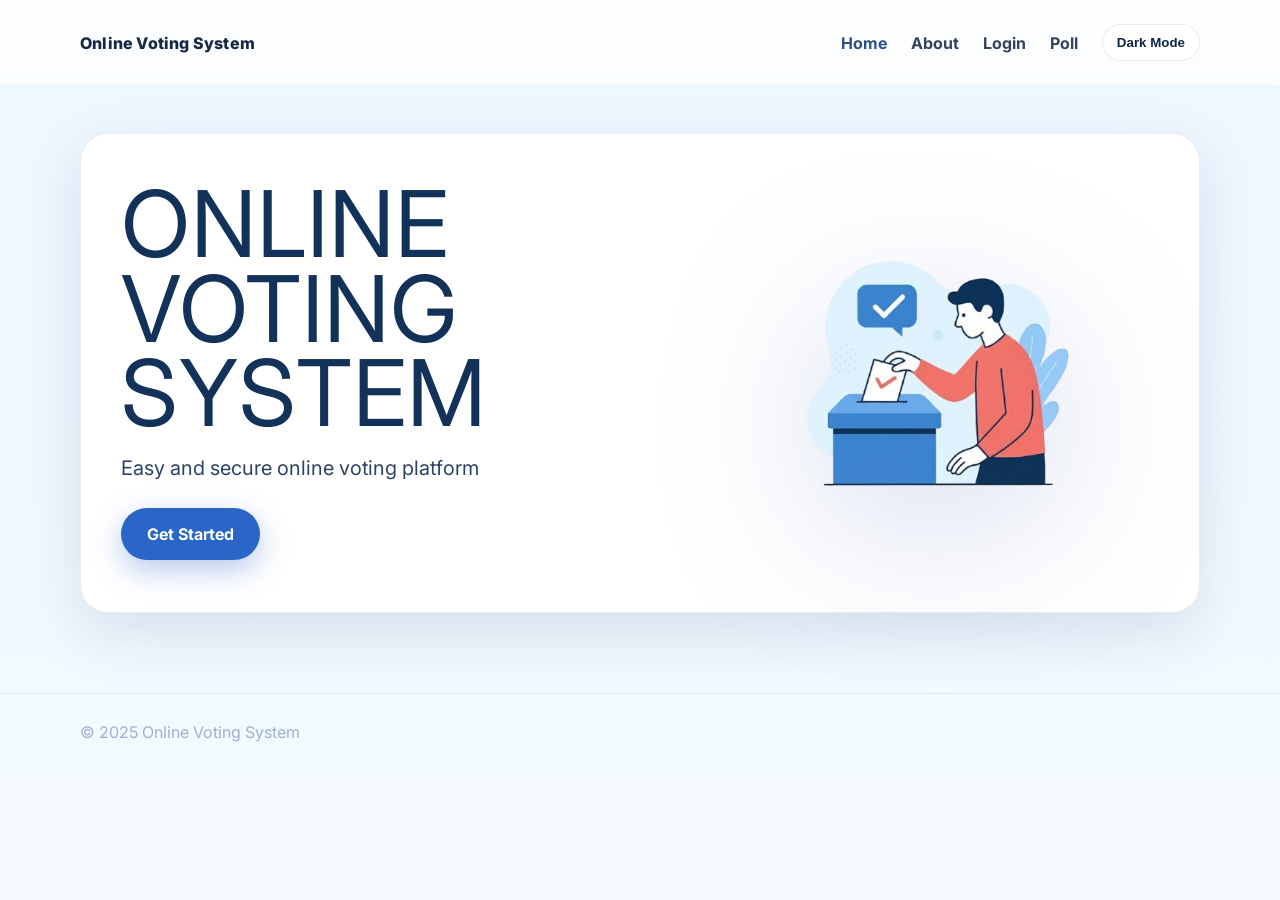
<file: index.html>
<!DOCTYPE html>
<html lang="en">
<head>
    <meta charset="UTF-8">
    <meta name="viewport" content="width=device-width, initial-scale=1.0">
    <title>Online Voting System</title>
    <link rel="preconnect" href="https://fonts.googleapis.com">
    <link rel="preconnect" href="https://fonts.gstatic.com" crossorigin>
    <link href="https://fonts.googleapis.com/css2?family=Inter:wght@400;600;800&display=swap" rel="stylesheet">
    <link rel="stylesheet" href="styles.css">
</head>
<body>
    <div class="site-header">
        <div class="container nav">
            <div class="brand">Online Voting System</div>
            <div class="nav-links">
                <a class="nav-link active" href="index.html">Home</a>
                <a class="nav-link" href="about.html">About</a>
                <a class="nav-link" href="login.html">Login</a>
                <a class="nav-link" href="poll.html">Poll</a>
                <button class="theme-toggle" id="themeToggle" data-ripple>Dark Mode</button>
            </div>
        </div>
    </div>

    <div class="main">
        <div class="hero">
            <div class="container hero-grid">
                <div class="hero-left">
                    <div class="gradient-title">
                        ONLINE<br>VOTING<br>SYSTEM
                    </div>
                    <div class="subtitle">Easy and secure online voting platform</div>
                    <a href="login.html" class="cta-button" data-ripple>
                        Get Started
                    </a>
                </div>
                <div class="hero-right">
                    <div class="card-illustration">
                        <img id="heroImage" src="images/10.png" data-light-src="images/10.png" >
                    </div>
                </div>
            </div>
        </div>
    </div>

    <div class="site-footer">
        <div class="container">
            <span>© 2025 Online Voting System</span>
        </div>
    </div>

    <script src="script.js"></script>
</body>
</html>
</file>
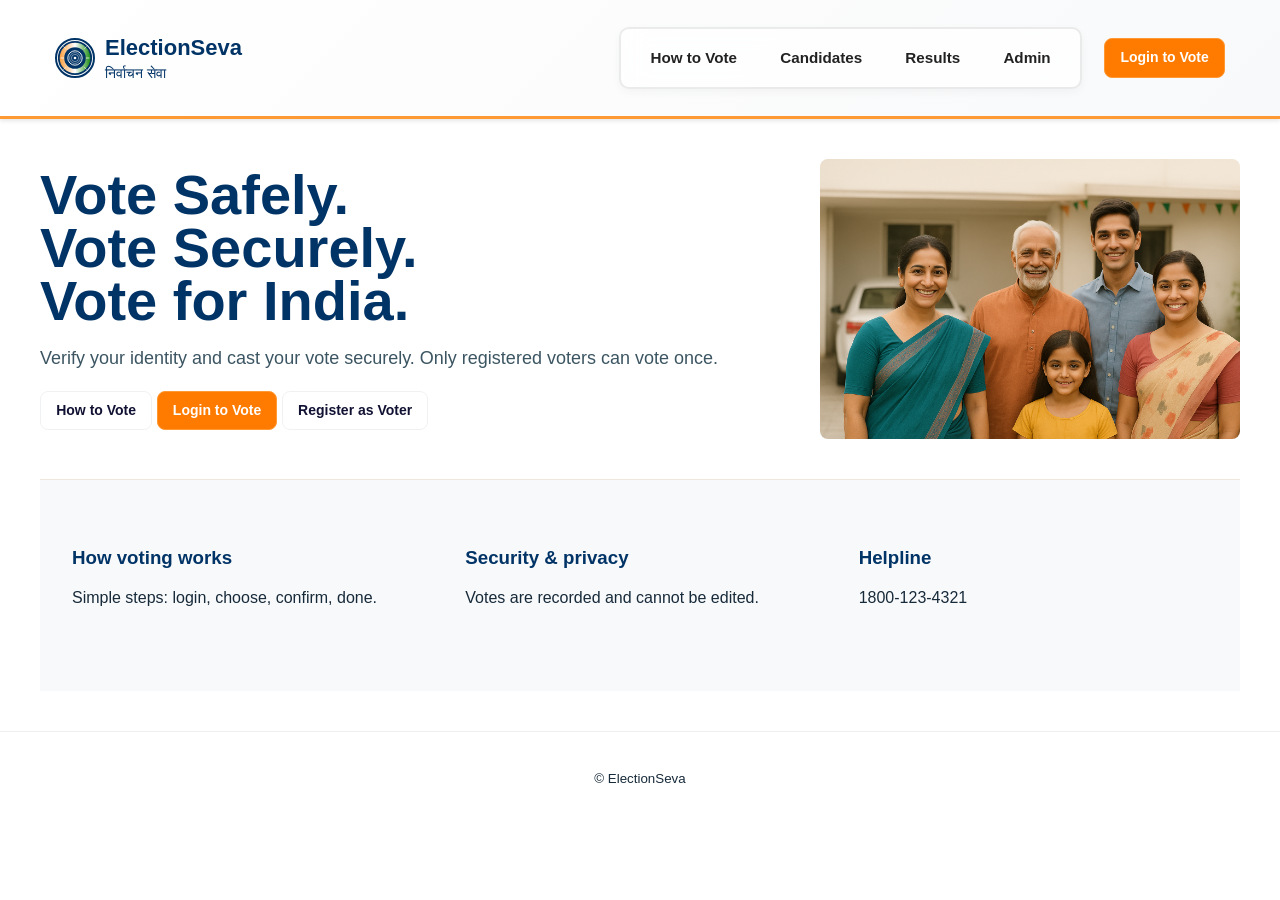
<file: Frontend/index.html>
<!doctype html>
<html lang="en">
<head>
<meta charset="utf-8"/>
<meta name="viewport" content="width=device-width,initial-scale=1"/>
<title>ElectionSeva</title>
<link rel="stylesheet" href="css/style.css">
</head>
<body>
<header class="site-header">
  <div class="container header-inner">
    <div class="brand">
      <img src="assets/logo.svg" alt="ElectionSeva logo" class="logo">
      <div class="brand-text">
        <h1>ElectionSeva</h1>
        <div class="hindi">निर्वाचन सेवा</div>
      </div>
    </div>
    <div class="header-right">
      <div class="nav-links glass-nav">
        <a href="how_to_vote.html" class="nav-link">How to Vote</a>
        <a href="simple_candidates.html" class="nav-link">Candidates</a>
        <a href="results.html" class="nav-link">Results</a>
        <a href="simple_admin.html" class="nav-link">Admin</a>
      </div>      
      <a class="btn primary" href="voter_login.html">Login to Vote</a>
    </div>
  </div>
</header>

<main>
  <section class="hero container">
    <div class="hero-left">
      <h2>Vote Safely.<br>Vote Securely.<br>Vote for India.</h2>
      <p>Verify your identity and cast your vote securely. Only registered voters can vote once.</p>
      <div class="hero-ctas">
        <a class="btn outline" href="how_to_vote.html">How to Vote</a>
        <a class="btn primary" href="voter_login.html">Login to Vote</a>
        <a class="btn outline" href="register_voter.html">Register as Voter</a>
      </div>
    </div>
    <div class="hero-right">
      <img src="assets/hero-2.png" alt="Happy family representing voters">
    </div>
  </section>

  <section class="info container">
    <div class="info-grid">
      <div class="info-item">
        <h3>How voting works</h3>
        <p>Simple steps: login, choose, confirm, done.</p>
      </div>
      <div class="info-item">
        <h3>Security & privacy</h3>
        <p>Votes are recorded and cannot be edited.</p>
      </div>
      <div class="info-item">
        <h3>Helpline</h3>
        <p>1800-123-4321</p>
      </div>
    </div>
  </section>
</main>

<footer class="site-footer">
  <div class="container">
    <small>© ElectionSeva</small>
  </div>
</footer>

<script src="js/main.js"></script>
</body>
</html>
</file>
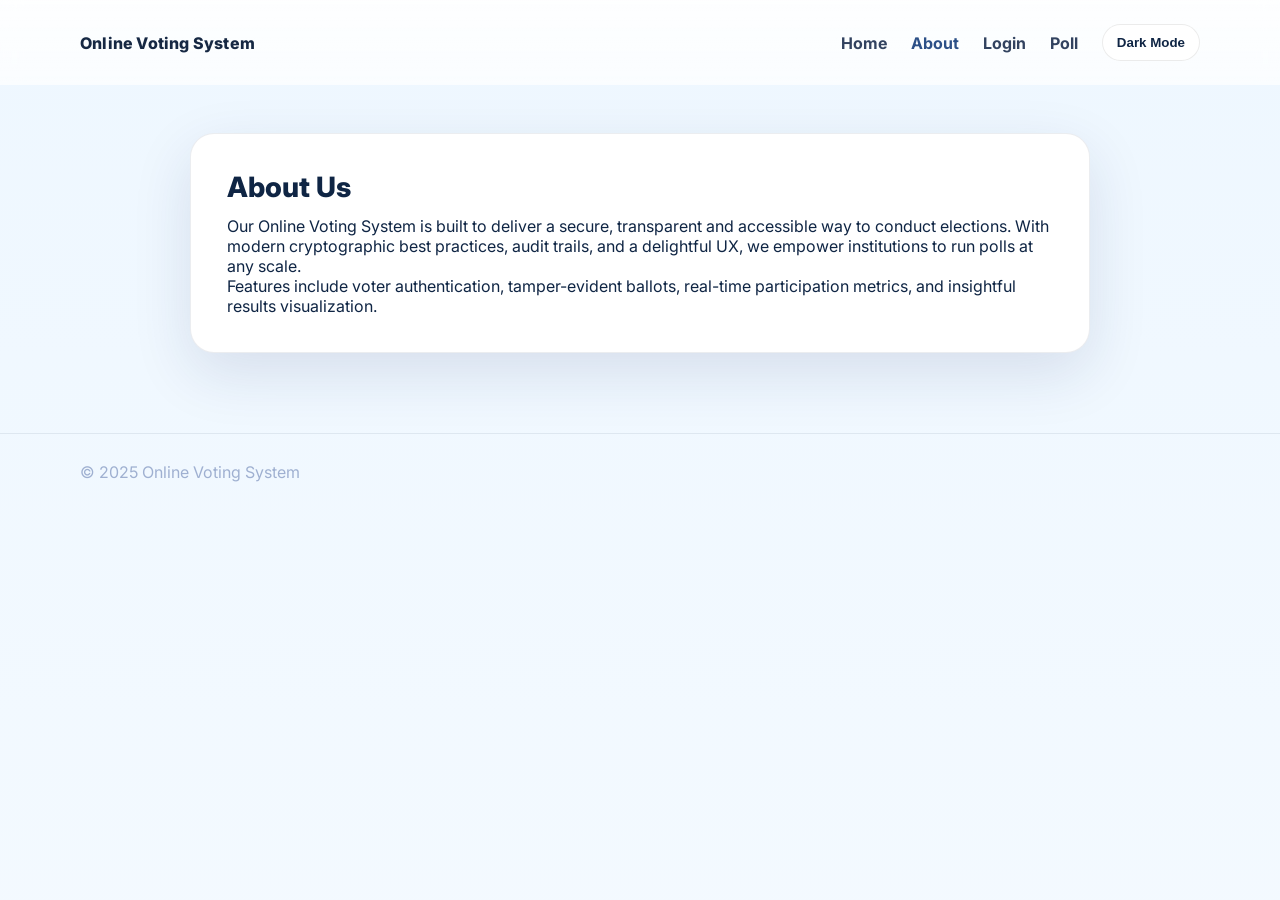
<file: about.html>
<!DOCTYPE html>
<html lang="en">
<head>
    <meta charset="UTF-8">
    <meta name="viewport" content="width=device-width, initial-scale=1.0">
    <title>About - Online Voting System</title>
    <link rel="preconnect" href="https://fonts.googleapis.com">
    <link rel="preconnect" href="https://fonts.gstatic.com" crossorigin>
    <link href="https://fonts.googleapis.com/css2?family=Inter:wght@400;600;800&display=swap" rel="stylesheet">
    <link rel="stylesheet" href="styles.css">
</head>
<body>
    <div class="site-header">
        <div class="container nav">
            <div class="brand">Online Voting System</div>
            <div class="nav-links">
                <a class="nav-link" href="index.html">Home</a>
                <a class="nav-link active" href="about.html">About</a>
                <a class="nav-link" href="login.html">Login</a>
                <a class="nav-link" href="poll.html">Poll</a>
                <button class="theme-toggle" id="themeToggle" data-ripple>Dark Mode</button>
            </div>
        </div>
    </div>

    <div class="page">
        <div class="panel">
            <div class="panel-title">About Us</div>
            <div>Our Online Voting System is built to deliver a secure, transparent and accessible way to conduct elections. With modern cryptographic best practices, audit trails, and a delightful UX, we empower institutions to run polls at any scale.</div>
            <div>Features include voter authentication, tamper-evident ballots, real-time participation metrics, and insightful results visualization.</div>
        </div>
    </div>

    <div class="site-footer">
        <div class="container">
            <span>© 2025 Online Voting System</span>
        </div>
    </div>
    <script src="script.js"></script>
</body>
</html>
</file>
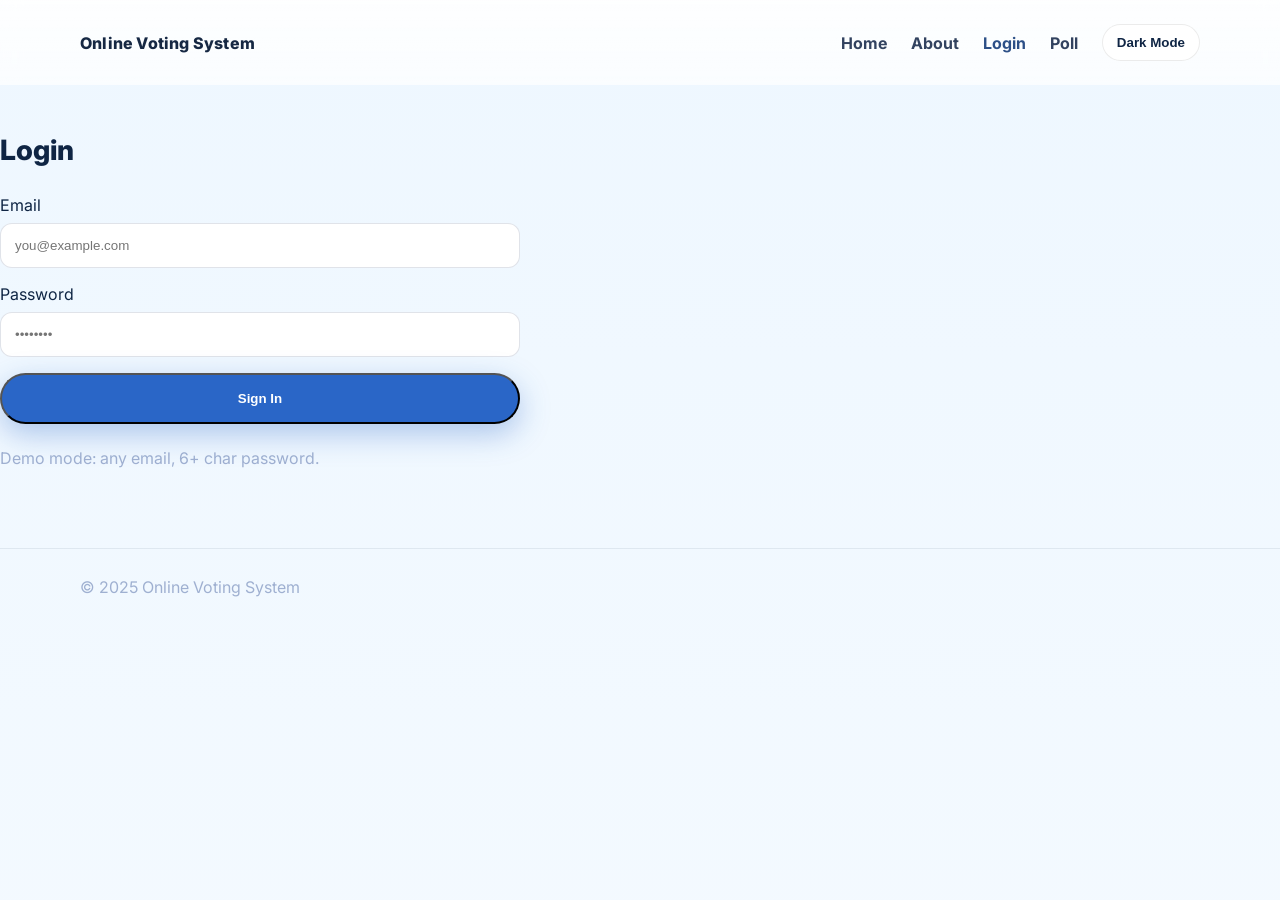
<file: login.html>
<!DOCTYPE html>
<html lang="en">
<head>
    <meta charset="UTF-8">
    <meta name="viewport" content="width=device-width, initial-scale=1.0">
    <title>Login - Online Voting System</title>
    <link rel="preconnect" href="https://fonts.googleapis.com">
    <link rel="preconnect" href="https://fonts.gstatic.com" crossorigin>
    <link href="https://fonts.googleapis.com/css2?family=Inter:wght@400;600;800&display=swap" rel="stylesheet">
    <link rel="stylesheet" href="styles.css">
</head>
<body>
    <div class="site-header">
        <div class="container nav">
            <div class="brand">Online Voting System</div>
            <div class="nav-links">
                <a class="nav-link" href="index.html">Home</a>
                <a class="nav-link" href="about.html">About</a>
                <a class="nav-link active" href="login.html">Login</a>
                <a class="nav-link" href="poll.html">Poll</a>
                <button class="theme-toggle" id="themeToggle" data-ripple>Dark Mode</button>
            </div>
        </div>
    </div>

    <div class="page auth">
        <div class="card form" id="loginForm" novalidate>
            <div class="panel-title">Login</div>
            <div class="form-field">
                <label>Email</label>
                <input type="email" id="email" placeholder="you@example.com" required>
            </div>
            <div class="form-field">
                <label>Password</label>
                <input type="password" id="password" placeholder="••••••••" required minlength="6">
            </div>
            <button class="cta-button" type="submit" data-ripple id="loginSubmit">Sign In</button>
            <div class="form-hint">Demo mode: any email, 6+ char password.</div>
        </div>
    </div>

    <div class="site-footer">
        <div class="container">
            <span>© 2025 Online Voting System</span>
        </div>
    </div>
    <script src="script.js"></script>
</body>
</html>
</file>
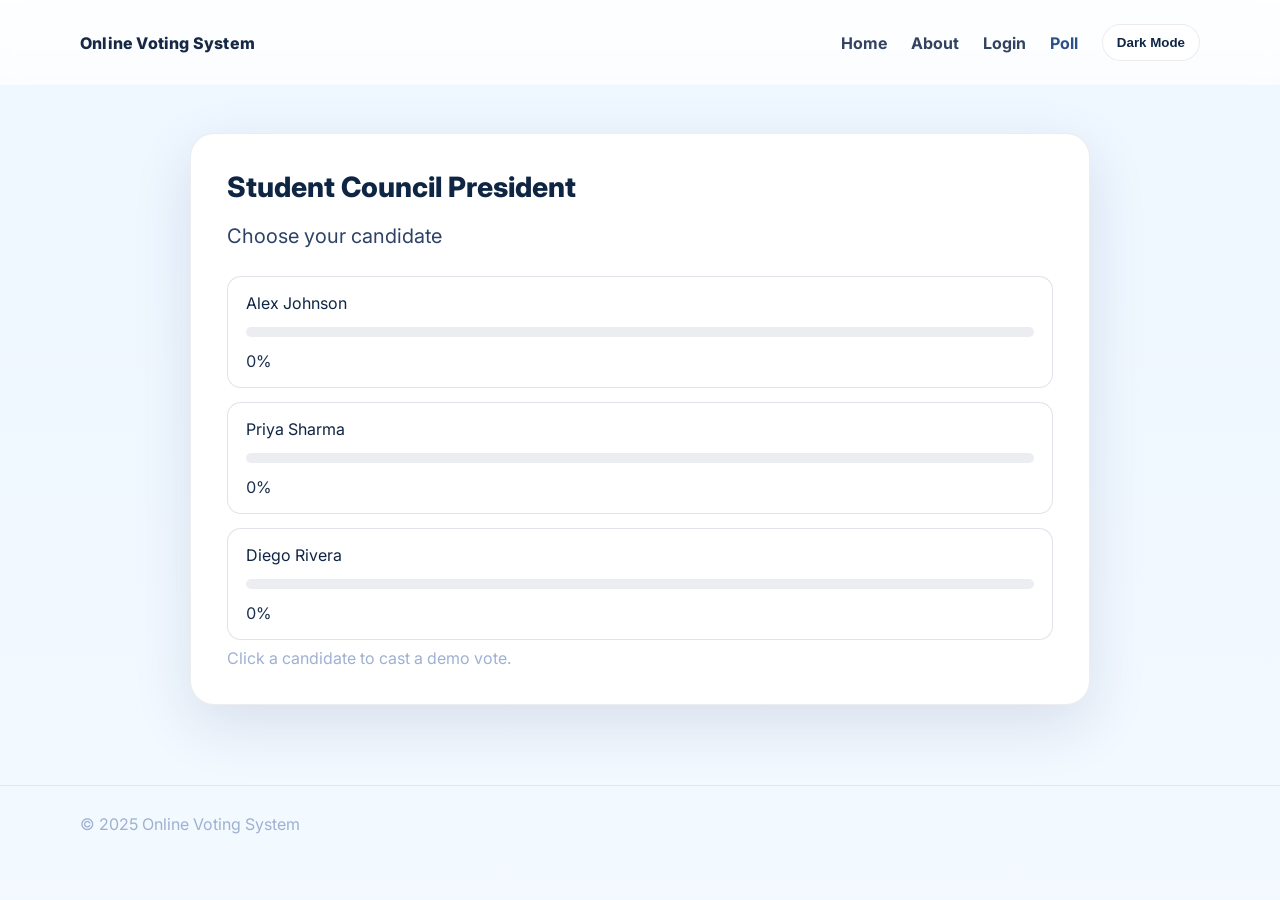
<file: poll.html>
<!DOCTYPE html>
<html lang="en">
<head>
    <meta charset="UTF-8">
    <meta name="viewport" content="width=device-width, initial-scale=1.0">
    <title>Poll - Online Voting System</title>
    <link rel="preconnect" href="https://fonts.googleapis.com">
    <link rel="preconnect" href="https://fonts.gstatic.com" crossorigin>
    <link href="https://fonts.googleapis.com/css2?family=Inter:wght@400;600;800&display=swap" rel="stylesheet">
    <link rel="stylesheet" href="styles.css">
</head>
<body>
    <div class="site-header">
        <div class="container nav">
            <div class="brand">Online Voting System</div>
            <div class="nav-links">
                <a class="nav-link" href="index.html">Home</a>
                <a class="nav-link" href="about.html">About</a>
                <a class="nav-link" href="login.html">Login</a>
                <a class="nav-link active" href="poll.html">Poll</a>
                <button class="theme-toggle" id="themeToggle" data-ripple>Dark Mode</button>
            </div>
        </div>
    </div>

    <div class="page">
        <div class="panel">
            <div class="panel-title">Student Council President</div>
            <div class="subtitle">Choose your candidate</div>

            <div class="options" id="options">
                <div class="option" data-option="Alex" data-ripple>
                    <div class="option-name">Alex Johnson</div>
                    <div class="option-bar"><span></span></div>
                    <div class="option-percent">0%</div>
                </div>
                <div class="option" data-option="Priya" data-ripple>
                    <div class="option-name">Priya Sharma</div>
                    <div class="option-bar"><span></span></div>
                    <div class="option-percent">0%</div>
                </div>
                <div class="option" data-option="Diego" data-ripple>
                    <div class="option-name">Diego Rivera</div>
                    <div class="option-bar"><span></span></div>
                    <div class="option-percent">0%</div>
                </div>
            </div>
            <div class="form-hint" id="voteHint">Click a candidate to cast a demo vote.</div>
        </div>
    </div>

    <div class="site-footer">
        <div class="container">
            <span>© 2025 Online Voting System</span>
        </div>
    </div>
    <script src="script.js"></script>
</body>
</html>
</file>
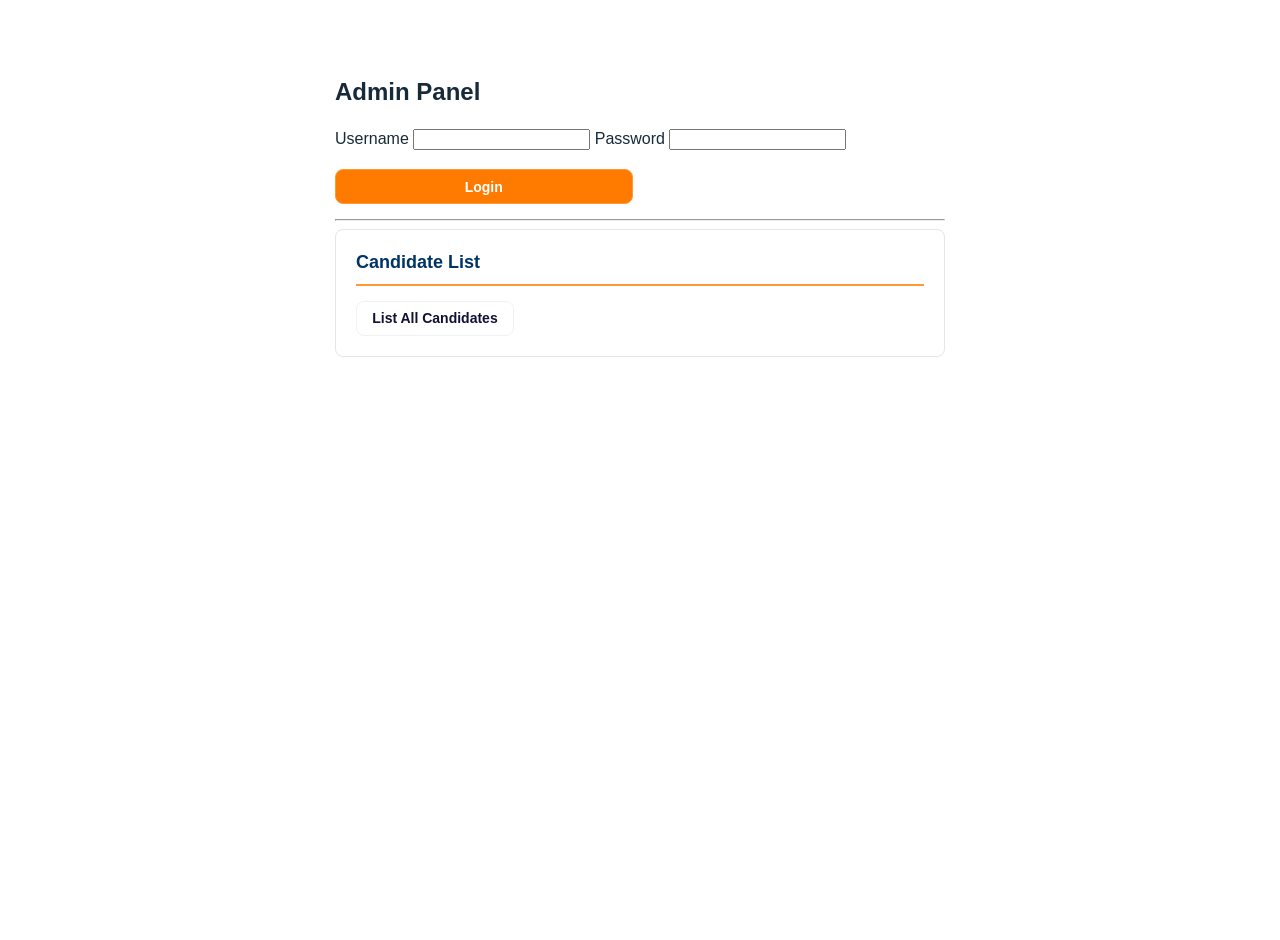
<file: Frontend/admin.html>
<!doctype html>
<html lang="en">
<head><meta charset="utf-8"/><meta name="viewport" content="width=device-width,initial-scale=1"/><title>Admin</title><link rel="stylesheet" href="css/style.css"></head>
<body>
<div class="container auth-page">
  <h2>Admin Panel</h2>
  <form id="admin-login" action="/Online_Voting/backend/auth.php" method="POST">
    <input type="hidden" name="action" value="admin_login">
    <label>Username <input name="username" required></label>
    <label>Password <input name="password" type="password" required></label>
    <div class="form-row"><button class="btn primary" type="submit">Login</button></div>
  </form>

  <hr/>

  <div id="admin-tools" style="display:none;">
    <div class="admin-section">
      <h3>Election Control</h3>
      <div class="election-controls">
        <button class="btn primary" id="openElectionBtn">Open Election</button>
        <button class="btn outline" id="closeElectionBtn">Close Election</button>
        <button class="btn success" id="publishResultsBtn">Publish Results</button>
        <button class="btn warning" id="unpublishResultsBtn">Unpublish Results</button>
      </div>
      <div id="election-status"></div>
    </div>

    <div class="admin-section">
      <h3>Candidate Management</h3>
      <div class="admin-actions">
        <a href="admin_register_candidate.html" class="btn primary">Register New Candidate</a>
        <a href="candidates_list.html" class="btn outline">View All Candidates</a>
      </div>
    </div>

    <div class="admin-section">
      <h3>Voter Management</h3>
      <div class="admin-actions">
        <a href="register_voter.html" class="btn primary">Register New Voter</a>
        <button class="btn outline" id="viewVotersBtn">View All Voters</button>
      </div>
      <div id="voters-list" style="display:none;"></div>
    </div>

    <div class="admin-section">
      <h3>Quick Add (Legacy)</h3>
      <form id="add-candidate">
        <label>Name <input name="name" required></label>
        <label>Party <input name="party"></label>
        <label>Manifesto <textarea name="manifesto"></textarea></label>
        <div class="form-row"><button class="btn primary" type="button" id="addCandidateBtn">Add</button></div>
      </form>

      <form id="add-voter">
        <label>Voter ID <input name="voter_id" required></label>
        <label>Full name <input name="full_name" required></label>
        <label>DOB <input name="dob" type="date" required></label>
        <label><input name="is_verified" type="checkbox"> Verified</label>
        <div class="form-row"><button class="btn primary" type="button" id="addVoterBtn">Add Voter</button></div>
      </form>
    </div>

    <div class="admin-section">
      <h3>Statistics</h3>
      <div id="stats"></div>
    </div>
  </div>
  <div class="admin-section">
    <h3>Candidate List</h3>
    <button class="btn outline" id="listCandidatesBtn">List All Candidates</button>
    <div id="candidate-list" style="display:none;"></div>
  </div>  
</div>
<script src="js/main.js"></script>
</body>
</html>
</file>
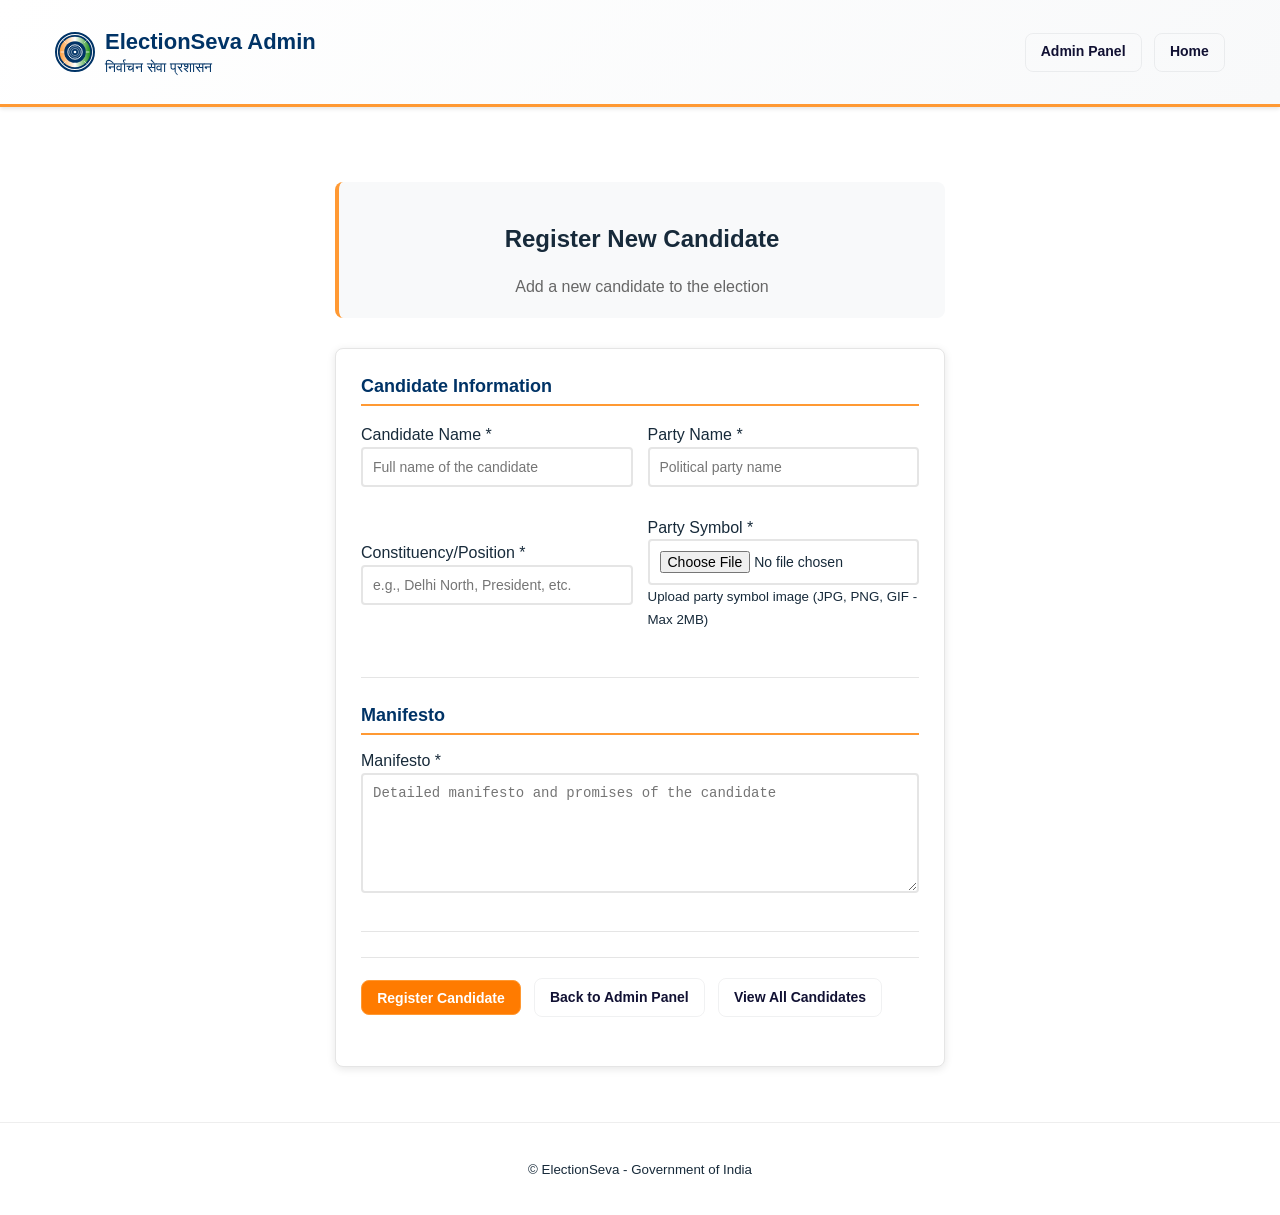
<file: Frontend/admin_register_candidate.html>
<!doctype html>
<html lang="en">
<head>
<meta charset="utf-8"/>
<meta name="viewport" content="width=device-width,initial-scale=1"/>
<title>Register Candidate - Admin Panel</title>
<link rel="stylesheet" href="css/style.css">
</head>
<body>
<header class="site-header">
  <div class="container header-inner">
    <div class="brand">
      <img src="assets/logo.svg" alt="ElectionSeva logo" class="logo">
      <div class="brand-text">
        <h1>ElectionSeva Admin</h1>
        <div class="hindi">निर्वाचन सेवा प्रशासन</div>
      </div>
    </div>
    <div class="header-right">
      <a class="btn outline" href="admin.html">Admin Panel</a>
      <a class="btn outline" href="index.html">Home</a>
    </div>
  </div>
</header>

<main>
  <div class="container auth-page">
    <div class="page-header">
      <h2>Register New Candidate</h2>
      <p class="subtitle">Add a new candidate to the election</p>
    </div>
    
    <form id="candidate-registration-form" action="/Online_Voting/backend/admin_register_candidate.php" method="POST" enctype="multipart/form-data" class="form registration-form">
      <div class="form-section">
        <h3>Candidate Information</h3>
        <div class="form-row">
          <label class="form-group">
            Candidate Name *
            <input name="candidate_name" type="text" required placeholder="Full name of the candidate">
          </label>
          <label class="form-group">
            Party Name *
            <input name="party_name" type="text" required placeholder="Political party name">
          </label>
        </div>
        
        <div class="form-row">
          <label class="form-group">
            Constituency/Position *
            <input name="constituency" type="text" required placeholder="e.g., Delhi North, President, etc.">
          </label>
          <label class="form-group">
            Party Symbol *
            <input name="party_symbol" type="file" accept="image/*" required>
            <small>Upload party symbol image (JPG, PNG, GIF - Max 2MB)</small>
          </label>
        </div>
      </div>

      <div class="form-section">
        <h3>Manifesto</h3>
        <label class="form-group">
          Manifesto *
          <textarea name="manifesto" required placeholder="Detailed manifesto and promises of the candidate" rows="6"></textarea>
        </label>
      </div>

      <div class="form-actions">
        <button class="btn primary" type="submit">Register Candidate</button>
        <a href="admin.html" class="btn outline">Back to Admin Panel</a>
        <a href="candidates_list.html" class="btn outline">View All Candidates</a>
      </div>
      
      <div class="form-msg" id="form-msg"></div>
    </form>
  </div>
</main>

<footer class="site-footer">
  <div class="container">
    <small>© ElectionSeva - Government of India</small>
  </div>
</footer>

<script src="js/main.js"></script>
<script>
// Form validation
document.getElementById('candidate-registration-form').addEventListener('submit', function(e) {
  const fileInput = document.querySelector('input[name="party_symbol"]');
  const file = fileInput.files[0];
  
  if (file) {
    // Check file size (2MB limit)
    if (file.size > 2 * 1024 * 1024) {
      e.preventDefault();
      document.getElementById('form-msg').textContent = 'File size must be less than 2MB';
      document.getElementById('form-msg').style.color = '#b12';
      return false;
    }
    
    // Check file type
    const allowedTypes = ['image/jpeg', 'image/jpg', 'image/png', 'image/gif'];
    if (!allowedTypes.includes(file.type)) {
      e.preventDefault();
      document.getElementById('form-msg').textContent = 'Only JPG, PNG, and GIF files are allowed';
      document.getElementById('form-msg').style.color = '#b12';
      return false;
    }
  }
});
</script>
</body>
</html>
</file>
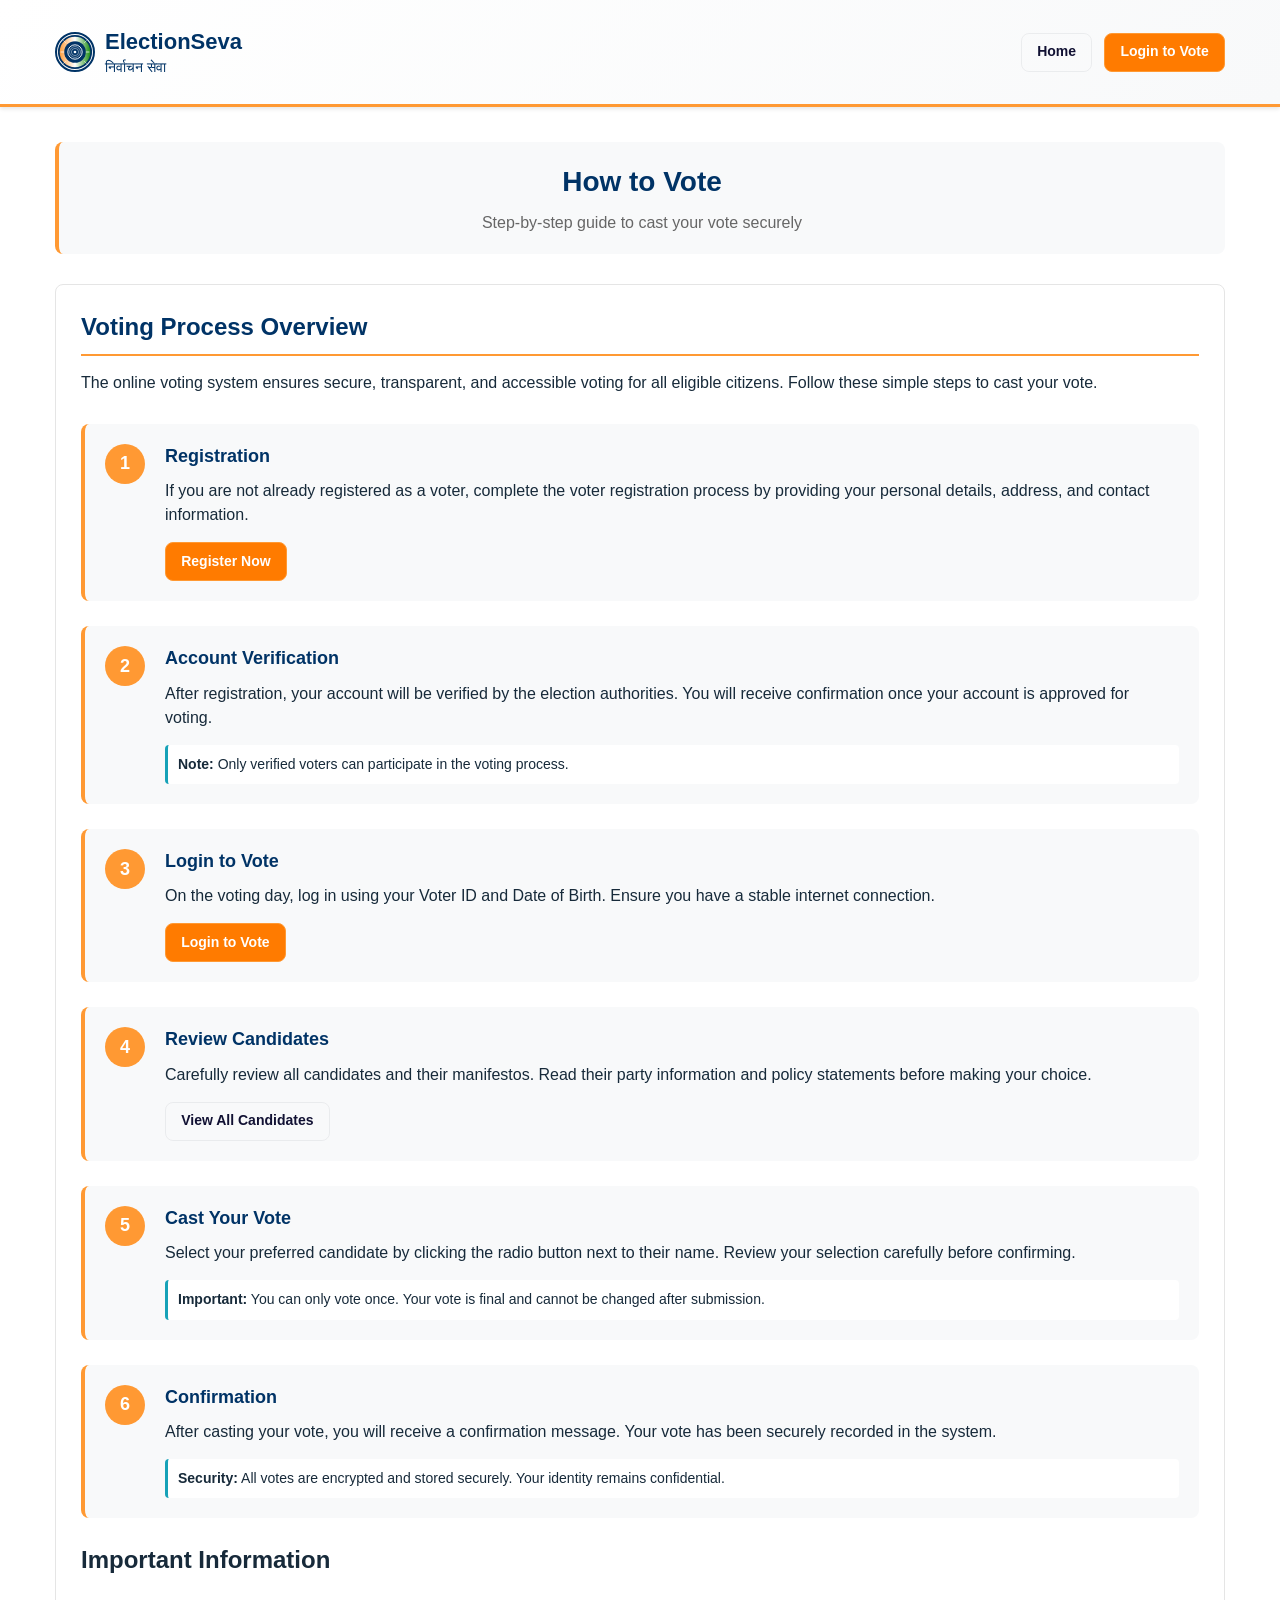
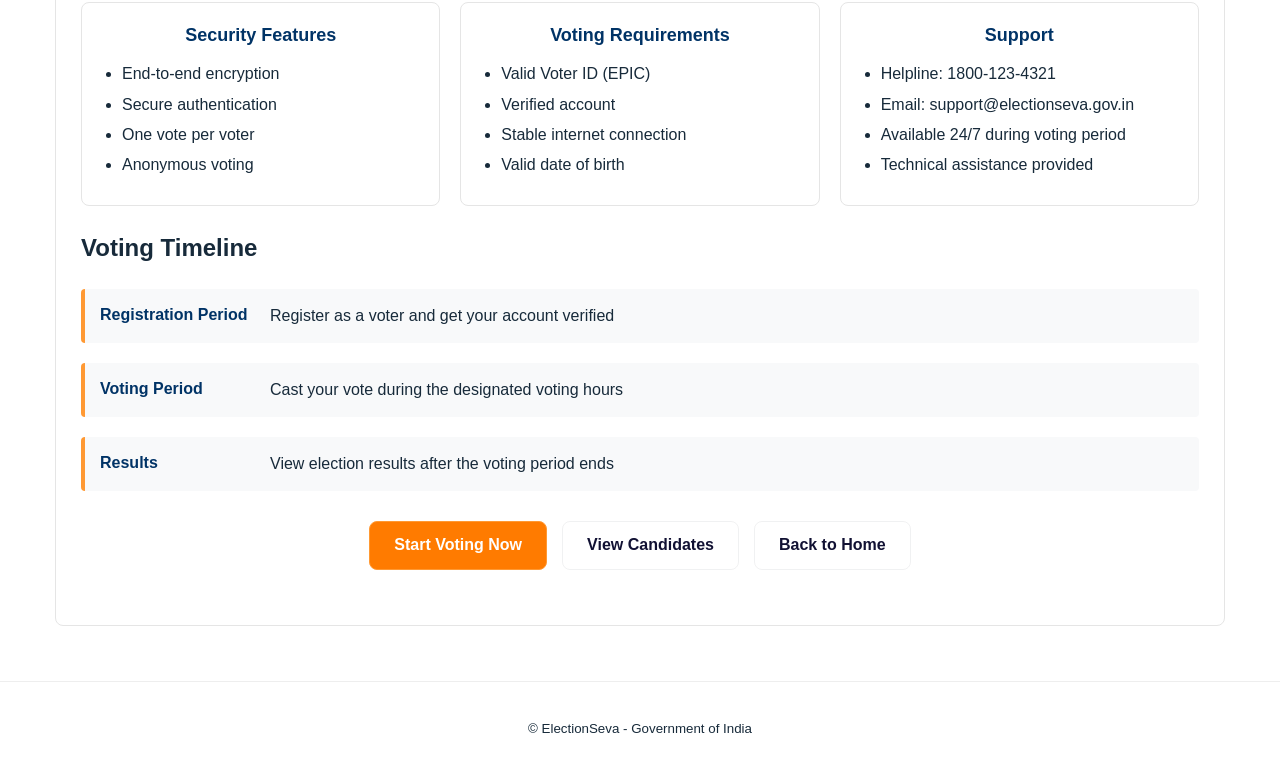
<file: Frontend/how_to_vote.html>
<!doctype html>
<html lang="en">
<head>
<meta charset="utf-8"/>
<meta name="viewport" content="width=device-width,initial-scale=1"/>
<title>How to Vote - ElectionSeva</title>
<link rel="stylesheet" href="css/style.css">
</head>
<body>
<header class="site-header">
  <div class="container header-inner">
    <div class="brand">
      <img src="assets/logo.svg" alt="ElectionSeva logo" class="logo">
      <div class="brand-text">
        <h1>ElectionSeva</h1>
        <div class="hindi">निर्वाचन सेवा</div>
      </div>
    </div>
    <div class="header-right">
      <a class="btn outline" href="index.html">Home</a>
      <a class="btn primary" href="voter_login.html">Login to Vote</a>
    </div>
  </div>
</header>

<main>
  <div class="container">
    <div class="page-header">
      <h1>How to Vote</h1>
      <p class="subtitle">Step-by-step guide to cast your vote securely</p>
    </div>

    <div class="voting-guide">
      <div class="guide-section">
        <h2>Voting Process Overview</h2>
        <p>The online voting system ensures secure, transparent, and accessible voting for all eligible citizens. Follow these simple steps to cast your vote.</p>
      </div>

      <div class="steps-container">
        <div class="step">
          <div class="step-number">1</div>
          <div class="step-content">
            <h3>Registration</h3>
            <p>If you are not already registered as a voter, complete the voter registration process by providing your personal details, address, and contact information.</p>
            <div class="step-actions">
              <a href="register_voter.html" class="btn primary">Register Now</a>
            </div>
          </div>
        </div>

        <div class="step">
          <div class="step-number">2</div>
          <div class="step-content">
            <h3>Account Verification</h3>
            <p>After registration, your account will be verified by the election authorities. You will receive confirmation once your account is approved for voting.</p>
            <div class="step-note">
              <strong>Note:</strong> Only verified voters can participate in the voting process.
            </div>
          </div>
        </div>

        <div class="step">
          <div class="step-number">3</div>
          <div class="step-content">
            <h3>Login to Vote</h3>
            <p>On the voting day, log in using your Voter ID and Date of Birth. Ensure you have a stable internet connection.</p>
            <div class="step-actions">
              <a href="voter_login.html" class="btn primary">Login to Vote</a>
            </div>
          </div>
        </div>

        <div class="step">
          <div class="step-number">4</div>
          <div class="step-content">
            <h3>Review Candidates</h3>
            <p>Carefully review all candidates and their manifestos. Read their party information and policy statements before making your choice.</p>
            <div class="step-actions">
              <a href="candidates_list.html" class="btn outline">View All Candidates</a>
            </div>
          </div>
        </div>

        <div class="step">
          <div class="step-number">5</div>
          <div class="step-content">
            <h3>Cast Your Vote</h3>
            <p>Select your preferred candidate by clicking the radio button next to their name. Review your selection carefully before confirming.</p>
            <div class="step-note">
              <strong>Important:</strong> You can only vote once. Your vote is final and cannot be changed after submission.
            </div>
          </div>
        </div>

        <div class="step">
          <div class="step-number">6</div>
          <div class="step-content">
            <h3>Confirmation</h3>
            <p>After casting your vote, you will receive a confirmation message. Your vote has been securely recorded in the system.</p>
            <div class="step-note">
              <strong>Security:</strong> All votes are encrypted and stored securely. Your identity remains confidential.
            </div>
          </div>
        </div>
      </div>

      <div class="important-info">
        <h2>Important Information</h2>
        <div class="info-grid">
          <div class="info-card">
            <h3>Security Features</h3>
            <ul>
              <li>End-to-end encryption</li>
              <li>Secure authentication</li>
              <li>One vote per voter</li>
              <li>Anonymous voting</li>
            </ul>
          </div>
          <div class="info-card">
            <h3>Voting Requirements</h3>
            <ul>
              <li>Valid Voter ID (EPIC)</li>
              <li>Verified account</li>
              <li>Stable internet connection</li>
              <li>Valid date of birth</li>
            </ul>
          </div>
          <div class="info-card">
            <h3>Support</h3>
            <ul>
              <li>Helpline: 1800-123-4321</li>
              <li>Email: support@electionseva.gov.in</li>
              <li>Available 24/7 during voting period</li>
              <li>Technical assistance provided</li>
            </ul>
          </div>
        </div>
      </div>

      <div class="voting-timeline">
        <h2>Voting Timeline</h2>
        <div class="timeline">
          <div class="timeline-item">
            <div class="timeline-date">Registration Period</div>
            <div class="timeline-content">Register as a voter and get your account verified</div>
          </div>
          <div class="timeline-item">
            <div class="timeline-date">Voting Period</div>
            <div class="timeline-content">Cast your vote during the designated voting hours</div>
          </div>
          <div class="timeline-item">
            <div class="timeline-date">Results</div>
            <div class="timeline-content">View election results after the voting period ends</div>
          </div>
        </div>
      </div>

      <div class="action-buttons">
        <a href="voter_login.html" class="btn primary large">Start Voting Now</a>
        <a href="candidates_list.html" class="btn outline large">View Candidates</a>
        <a href="index.html" class="btn outline large">Back to Home</a>
      </div>
    </div>
  </div>
</main>

<footer class="site-footer">
  <div class="container">
    <small>© ElectionSeva - Government of India</small>
  </div>
</footer>

<script src="js/main.js"></script>
</body>
</html>
</file>
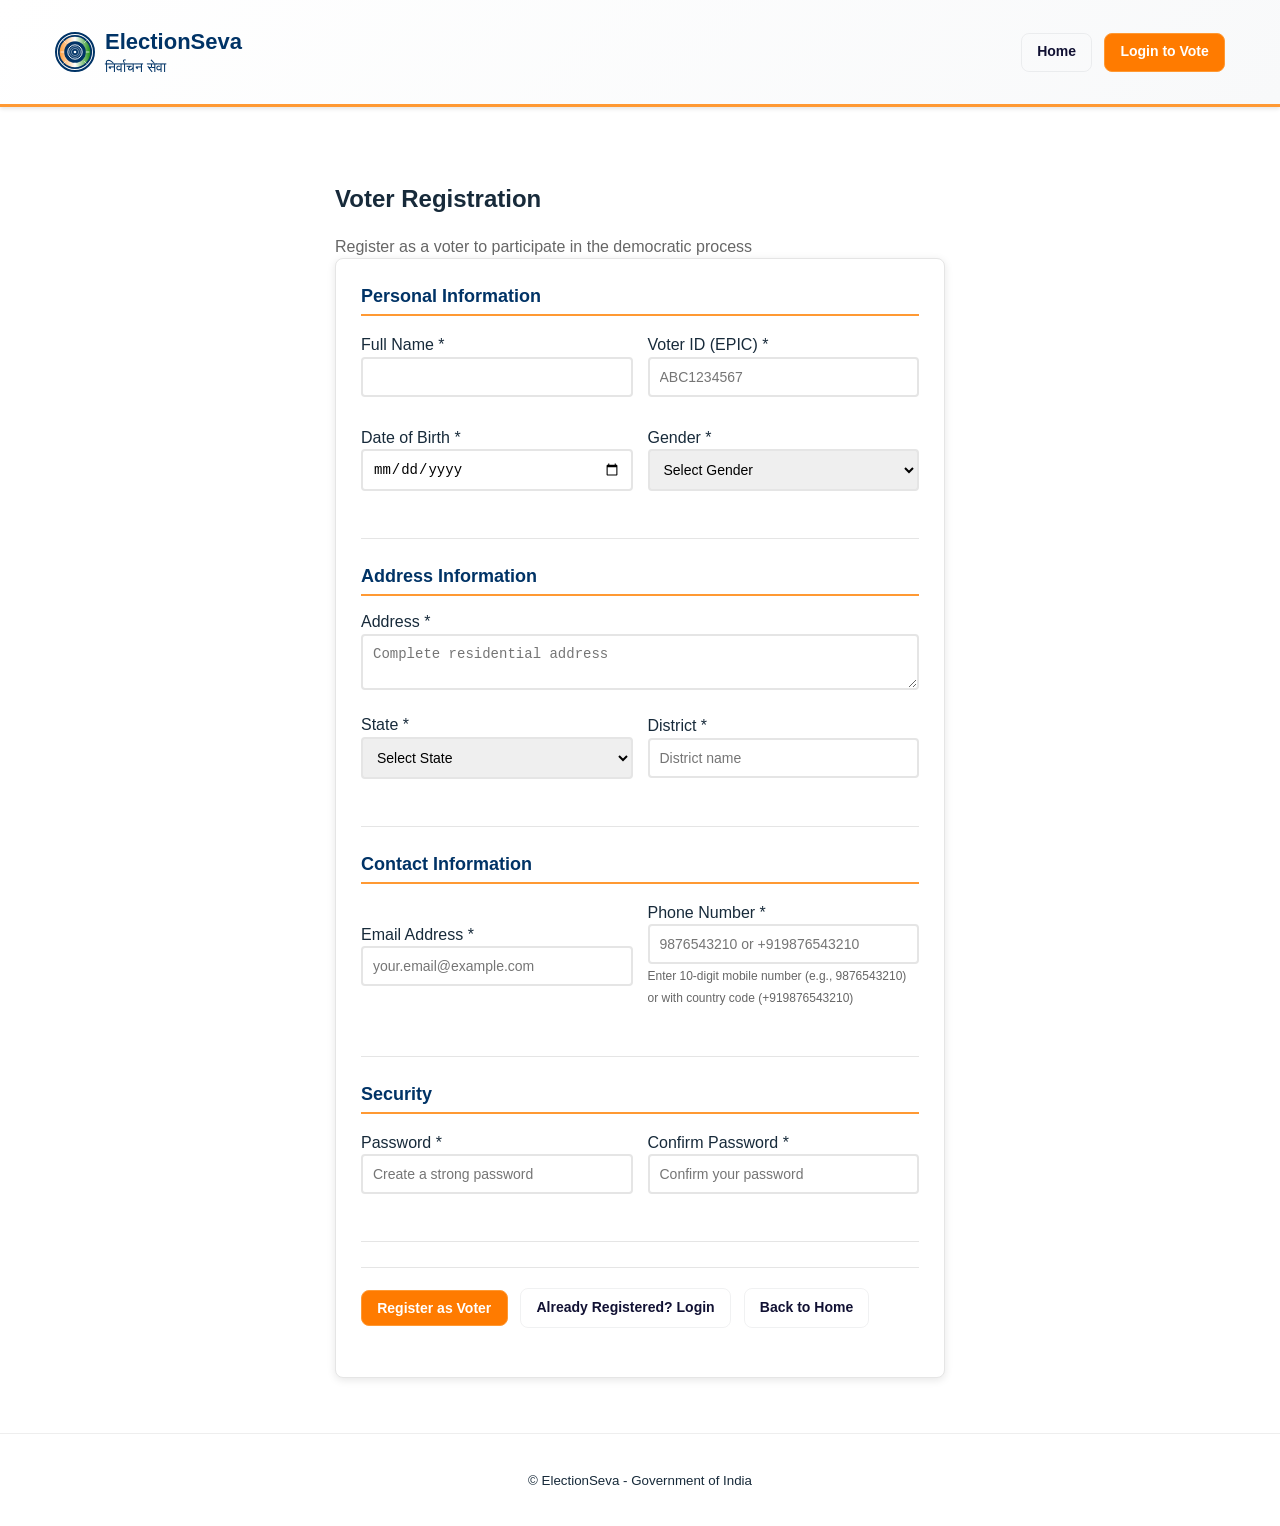
<file: Frontend/register_voter.html>
<!doctype html>
<html lang="en">
<head>
<meta charset="utf-8"/>
<meta name="viewport" content="width=device-width,initial-scale=1"/>
<title>Voter Registration - ElectionSeva</title>
<link rel="stylesheet" href="css/style.css">
</head>
<body>
<header class="site-header">
  <div class="container header-inner">
    <div class="brand">
      <img src="assets/logo.svg" alt="ElectionSeva logo" class="logo">
      <div class="brand-text">
        <h1>ElectionSeva</h1>
        <div class="hindi">निर्वाचन सेवा</div>
      </div>
    </div>
    <div class="header-right">
      <a class="btn outline" href="index.html">Home</a>
      <a class="btn primary" href="voter_login.html">Login to Vote</a>
    </div>
  </div>
</header>

<main>
  <div class="container auth-page">
    <div class="registration-header">
      <h2>Voter Registration</h2>
      <p class="subtitle">Register as a voter to participate in the democratic process</p>
    </div>
    
    <form id="voter-registration-form" action="/Online_Voting/backend/register_voter.php" method="POST" class="form registration-form">
      <div class="form-section">
        <h3>Personal Information</h3>
        <div class="form-row">
          <label class="form-group">
            Full Name *
            <input name="full_name" type="text" required>
          </label>
          <label class="form-group">
            Voter ID (EPIC) *
            <input name="voter_id" type="text" required placeholder="ABC1234567">
          </label>
        </div>
        
        <div class="form-row">
          <label class="form-group">
            Date of Birth *
            <input name="dob" type="date" required>
          </label>
          <label class="form-group">
            Gender *
            <select name="gender" required>
              <option value="">Select Gender</option>
              <option value="Male">Male</option>
              <option value="Female">Female</option>
              <option value="Other">Other</option>
            </select>
          </label>
        </div>
      </div>

      <div class="form-section">
        <h3>Address Information</h3>
        <label class="form-group">
          Address *
          <textarea name="address" required placeholder="Complete residential address"></textarea>
        </label>
        
        <div class="form-row">
          <label class="form-group">
            State *
            <select name="state" required>
              <option value="">Select State</option>
              <option value="Andhra Pradesh">Andhra Pradesh</option>
              <option value="Arunachal Pradesh">Arunachal Pradesh</option>
              <option value="Assam">Assam</option>
              <option value="Bihar">Bihar</option>
              <option value="Chhattisgarh">Chhattisgarh</option>
              <option value="Delhi">Delhi</option>
              <option value="Goa">Goa</option>
              <option value="Gujarat">Gujarat</option>
              <option value="Haryana">Haryana</option>
              <option value="Himachal Pradesh">Himachal Pradesh</option>
              <option value="Jharkhand">Jharkhand</option>
              <option value="Karnataka">Karnataka</option>
              <option value="Kerala">Kerala</option>
              <option value="Madhya Pradesh">Madhya Pradesh</option>
              <option value="Maharashtra">Maharashtra</option>
              <option value="Manipur">Manipur</option>
              <option value="Meghalaya">Meghalaya</option>
              <option value="Mizoram">Mizoram</option>
              <option value="Nagaland">Nagaland</option>
              <option value="Odisha">Odisha</option>
              <option value="Punjab">Punjab</option>
              <option value="Rajasthan">Rajasthan</option>
              <option value="Sikkim">Sikkim</option>
              <option value="Tamil Nadu">Tamil Nadu</option>
              <option value="Telangana">Telangana</option>
              <option value="Tripura">Tripura</option>
              <option value="Uttar Pradesh">Uttar Pradesh</option>
              <option value="Uttarakhand">Uttarakhand</option>
              <option value="West Bengal">West Bengal</option>
            </select>
          </label>
          <label class="form-group">
            District *
            <input name="district" type="text" required placeholder="District name">
          </label>
        </div>
      </div>

      <div class="form-section">
        <h3>Contact Information</h3>
        <div class="form-row">
          <label class="form-group">
            Email Address *
            <input name="email" type="email" required placeholder="your.email@example.com">
          </label>
           <label class="form-group">
             Phone Number *
             <input name="phone" type="tel" required placeholder="9876543210 or +919876543210" pattern="[0-9+\-\s()]{10,15}">
             <small style="color: #666; font-size: 12px;">Enter 10-digit mobile number (e.g., 9876543210) or with country code (+919876543210)</small>
           </label>
        </div>
      </div>

      <div class="form-section">
        <h3>Security</h3>
        <div class="form-row">
          <label class="form-group">
            Password *
            <input name="password" type="password" required placeholder="Create a strong password">
          </label>
          <label class="form-group">
            Confirm Password *
            <input name="confirm_password" type="password" required placeholder="Confirm your password">
          </label>
        </div>
      </div>

      <div class="form-actions">
        <button class="btn primary" type="submit">Register as Voter</button>
        <a href="voter_login.html" class="btn outline">Already Registered? Login</a>
        <a href="index.html" class="btn outline">Back to Home</a>
      </div>
      
      <div class="form-msg" id="form-msg"></div>
    </form>
  </div>
</main>

<footer class="site-footer">
  <div class="container">
    <small>© ElectionSeva - Government of India</small>
  </div>
</footer>

<script src="js/main.js"></script>
<script>
// Form validation
document.getElementById('voter-registration-form').addEventListener('submit', function(e) {
  const password = document.querySelector('input[name="password"]').value;
  const confirmPassword = document.querySelector('input[name="confirm_password"]').value;
  const phone = document.querySelector('input[name="phone"]').value;
  
  if (password !== confirmPassword) {
    e.preventDefault();
    document.getElementById('form-msg').textContent = 'Passwords do not match';
    document.getElementById('form-msg').style.color = '#b12';
    return false;
  }
  
  if (password.length < 6) {
    e.preventDefault();
    document.getElementById('form-msg').textContent = 'Password must be at least 6 characters long';
    document.getElementById('form-msg').style.color = '#b12';
    return false;
  }
  
  // Phone number validation
  const phoneCleaned = phone.replace(/[^0-9+]/g, '');
  const phoneRegex = /^(\+91)?[6-9]\d{9}$|^91[6-9]\d{9}$/;
  if (!phoneRegex.test(phoneCleaned)) {
    e.preventDefault();
    document.getElementById('form-msg').textContent = 'Please enter a valid 10-digit Indian mobile number (e.g., 9876543210 or +919876543210)';
    document.getElementById('form-msg').style.color = '#b12';
    return false;
  }
});
</script>
</body>
</html>
</file>
<file: styles.css>
:root{
  /* Light theme default (as per new mock) */
  --bg-0:#eef7ff;--bg-1:#ffffff;--panel:#ffffff;--muted:#3b4a64;--text:#0f2544;
  --primary-0:#4da3ff;--primary-1:#2a66c7;--primary-2:#163d7a;--accent:#2a66c7;
  --shadow:0 20px 60px rgba(23,45,99,.12);
}
/* Night Mode (previous dark neon theme) */
.theme-dark{
  --bg-0:#0c1222;--bg-1:#0f172a;--panel:#0d1325;--muted:#9aa4bf;--text:#e6edff;
  --primary-0:#00e0ff;--primary-1:#3a78ff;--primary-2:#7a3cff;--accent:#a855f7;
  --shadow:0 20px 60px rgba(0,0,0,.45);
}
*{box-sizing:border-box}
html,body{height:100%}
body{
  margin:0;font-family:"Inter",system-ui,-apple-system,Segoe UI,Roboto,Arial;
  color:var(--text);background:linear-gradient(180deg,rgba(238,247,255,1),rgba(238,247,255,.7)) fixed;
}
.theme-dark body{ background:radial-gradient(1200px 800px at 20% 10%,#0f1a3c 0%,var(--bg-0) 45%,#0a0f1e 100%) fixed; }
.container{width:min(1120px,92%);margin:0 auto}

/* Header */
.site-header{position:sticky;top:0;z-index:10;background:linear-gradient(180deg,rgba(255,255,255,.9),rgba(255,255,255,.7));backdrop-filter:blur(10px);}
.theme-dark .site-header{background:linear-gradient(180deg,rgba(9,12,23,.85),rgba(9,12,23,.55));}
.nav{display:flex;align-items:center;justify-content:space-between;padding:24px 0}
.brand{font-weight:800;letter-spacing:.2px;color:#162843}
.theme-dark .brand{color:#bcd3ff}
.nav-links{display:flex;gap:24px;align-items:center}
.nav-link{color:#1c2e4e;text-decoration:none;font-weight:700;opacity:.9;transition:opacity .2s,transform .2s}
.nav-link:hover{opacity:1;transform:translateY(-1px)}
.nav-link.active{color:var(--primary-2)}
.theme-dark .nav-link.active{color:#fff}
.theme-toggle{border:1px solid rgba(0,0,0,.08);background:#fff;color:#0f2544;border-radius:999px;padding:10px 14px;font-weight:700;cursor:pointer}
.theme-dark .theme-toggle{background:#11172a;color:#e6edff;border-color:rgba(255,255,255,.12)}
.theme-toggle:hover{background:#f3f7ff}

/* Hero */
.hero{padding:48px 0 80px}
.hero-grid{display:grid;grid-template-columns:1.1fr .9fr;gap:40px;align-items:center;background:var(--panel);border-radius:28px;padding:48px 40px;box-shadow:var(--shadow);border:1px solid rgba(7,29,73,.08)}
.theme-dark .hero-grid{background:linear-gradient(180deg,rgba(20,24,44,.65),rgba(13,19,37,.65));border-color:rgba(255,255,255,.05)}
.gradient-title{font-size:92px;line-height:.92;margin:0;color:#12325a;letter-spacing:1px}
.theme-dark .gradient-title{background:linear-gradient(135deg,var(--primary-0),var(--primary-1) 45%,var(--primary-2));-webkit-background-clip:text;background-clip:text;color:transparent}
.subtitle{color:#2d4266;margin:20px 0 28px;font-size:20px}
.theme-dark .subtitle{color:var(--muted)}
.cta-button{display:inline-block;padding:16px 26px;border-radius:999px;background:#2a66c7;color:white;text-decoration:none;font-weight:700;box-shadow:0 10px 30px rgba(42,102,199,.35);position:relative;overflow:hidden}
.theme-dark .cta-button{background:linear-gradient(135deg,#8a2be2,#ff2dfc 50%,#5b7cfa);box-shadow:0 10px 30px rgba(138,43,226,.45)}
.cta-button:focus{outline:2px solid rgba(124,58,237,.6);outline-offset:3px}

.card-illustration{display:grid;place-items:center;width:100%;max-width:560px;aspect-ratio:4/3}
.card-illustration img{width:100%;height:100%;object-fit:contain;filter:drop-shadow(0 40px 80px rgba(31,80,160,.18))}
.theme-dark .card-illustration img{filter:drop-shadow(0 40px 80px rgba(65,105,225,.25))}

/* Pages */
.page{padding:48px 0 80px}
.panel{width:min(900px,92%);margin:0 auto;background:var(--panel);border-radius:24px;padding:36px;border:1px solid rgba(7,29,73,.08);box-shadow:var(--shadow)}
.theme-dark .panel{background:linear-gradient(180deg,rgba(20,24,44,.65),rgba(13,19,37,.65));border-color:rgba(255,255,255,.06)}
.panel-title{margin:0 0 12px;font-weight:800;font-size:28px}
.card.form{display:grid;gap:16px}
.card input{width:100%;margin-top:8px;padding:14px 14px;border-radius:12px;border:1px solid rgba(7,29,73,.12);background:#ffffff;color:#0f2544}
.theme-dark .card input{border-color:rgba(255,255,255,.08);background:#0a1020;color:var(--text)}
.auth .card{width:min(520px,92%)}
.form-hint{color:#9fb0d1;margin-top:8px}

/* Poll */
.options{display:grid;gap:14px;margin-top:10px}
.option{display:grid;grid-template-columns:1fr auto;align-items:center;gap:14px;padding:16px 18px;border-radius:14px;background:#ffffff;border:1px solid rgba(7,29,73,.12);color:#0f2544;cursor:pointer;position:relative;text-align:left}
.theme-dark .option{background:#0b1226;border-color:rgba(255,255,255,.06);color:#eaf2ff}
.option:hover{border-color:#2a66c7}
.theme-dark .option:hover{border-color:rgba(123,97,255,.6)}
.option-bar{grid-column:1/-1;height:10px;border-radius:999px;background:rgba(7,29,73,.08);overflow:hidden}
.theme-dark .option-bar{background:rgba(255,255,255,.06)}
.option-bar span{display:block;height:100%;width:0;background:linear-gradient(90deg,var(--primary-0),var(--primary-1),var(--primary-2));transition:width .6s ease}
.option-percent{font-variant-numeric:tabular-nums;color:#1c2e4e}
.theme-dark .option-percent{color:#cfe1ff}

/* Footer */
.site-footer{border-top:1px solid rgba(7,29,73,.08)}
.theme-dark .site-footer{border-top-color:rgba(255,255,255,.06)}
.site-footer .container{padding:28px 0;color:#9fb0d1}

/* Utilities */
[data-ripple]{position:relative;overflow:hidden}
.ripple{position:absolute;border-radius:50%;transform:scale(0);animation:ripple .6s linear;background:rgba(255,255,255,.35);pointer-events:none}
@keyframes ripple{to{transform:scale(4);opacity:0}}

@media (max-width: 900px){
  .hero-grid{grid-template-columns:1fr}
  .gradient-title{font-size:64px}
}
</file>
<file: Frontend/css/style.css>
/* style.css - Indian Government Theme */
* {
  box-sizing: border-box;
}
html,
body {
  height: 100%;
  margin: 0;
  font-family: "Noto Sans", "Arial", sans-serif;
  color: #172a3a;
  line-height: 1.4;
}
.container {
  max-width: 1200px;
  margin: 0 auto;
  padding: 15px;
}

/* Indian Government Color Palette */
:root {
  --saffron: #ff9933;
  --navy: #003366;
  --green: #138808;
  --white: #ffffff;
  --muted: #f8f9fa;
  --text: #172a3a;
  --border: #e5e5e5;
  --success: #28a745;
  --warning: #ffc107;
  --danger: #dc3545;
  --info: #17a2b8;
}

/* Header - Government Style */
.site-header {
  background: linear-gradient(135deg, var(--white) 0%, var(--muted) 100%);
  padding: 12px 0;
  border-bottom: 3px solid var(--saffron);
  box-shadow: 0 2px 4px rgba(0, 0, 0, 0.1);
}
.header-inner {
  display: flex;
  justify-content: space-between;
  align-items: center;
  flex-wrap: wrap;
  gap: 10px;
}
.brand {
  display: flex;
  align-items: center;
  gap: 10px;
}
.logo {
  width: 40px;
  height: 40px;
  border-radius: 50%;
  border: 2px solid var(--navy);
}
.brand-text h1 {
  margin: 0;
  font-size: 22px;
  color: var(--navy);
  font-weight: bold;
}
.brand-text .hindi {
  font-size: 14px;
  color: var(--navy);
  font-weight: 500;
}
.header-right {
  display: flex;
  align-items: center;
  gap: 12px;
  flex-wrap: wrap;
}
.nav-links {
  display: flex;
  gap: 8px;
  margin-right: 10px;
}
.nav-link {
  color: var(--navy);
  text-decoration: none;
  font-weight: 500;
  padding: 6px 12px;
  border-radius: 4px;
  transition: background-color 0.2s;
}
.nav-link:hover {
  background-color: var(--muted);
  color: var(--saffron);
}
.btn {
  display: inline-block;
  padding: 8px 16px;
  border-radius: 4px;
  text-decoration: none;
  font-weight: 600;
  font-size: 14px;
  border: none;
  cursor: pointer;
  transition: all 0.2s;
}
.btn.primary {
  background: var(--saffron);
  color: var(--white);
  border: 1px solid var(--saffron);
}
.btn.primary:hover {
  background: #e6891a;
  border-color: #e6891a;
}
.btn.outline {
  border: 1px solid var(--navy);
  color: var(--navy);
  background: transparent;
}
.btn.outline:hover {
  background: var(--navy);
  color: var(--white);
}
.btn.success {
  background: var(--success);
  color: var(--white);
  border: 1px solid var(--success);
}
.btn.warning {
  background: var(--warning);
  color: var(--text);
  border: 1px solid var(--warning);
}
.btn.danger {
  background: var(--danger);
  color: var(--white);
  border: 1px solid var(--danger);
}
.btn.small {
  padding: 4px 8px;
  font-size: 12px;
}
.btn.large {
  padding: 12px 24px;
  font-size: 16px;
}

/* Hero */
.hero {
  display: grid;
  grid-template-columns: 1fr 420px;
  gap: 30px;
  align-items: center;
  padding: 40px 0;
}
.hero-left h2 {
  font-size: 56px;
  line-height: 0.95;
  margin: 0 0 18px;
  color: var(--navy);
}
.hero-left p {
  font-size: 18px;
  color: #3b5562;
  margin-bottom: 20px;
}
.hero-right img {
  width: 100%;
  height: auto;
  border-radius: 8px;
  display: block;
}

/* Info grid */
.info {
  background: var(--muted);
  padding: 28px 20px;
  border-top: 1px solid #efe7de;
}
.info-grid {
  display: flex;
  gap: 20px;
  justify-content: space-between;
}
.info-item {
  flex: 1;
  padding: 12px;
}
.info-item h3 {
  margin: 0 0 8px;
  color: var(--navy);
}

/* Forms and auth pages */
.auth-page {
  max-width: 640px;
  margin: 40px auto;
}
.form label {
  display: block;
  margin-bottom: 12px;
}
.form input,
.form textarea,
.form select {
  width: 100%;
  padding: 10px;
  border: 1px solid #ddd;
  border-radius: 8px;
}
.form-row {
  display: flex;
  gap: 12px;
  align-items: center;
  margin-top: 18px;
}
.form-msg {
  margin-top: 12px;
  color: #b12;
}

/* Footer */
.site-footer {
  padding: 20px;
  border-top: 1px solid #eee;
  background: #fff;
  text-align: center;
  margin-top: 40px;
}

/* Page Layout */
.page-header {
  text-align: center;
  margin: 20px 0 30px;
  padding: 20px;
  background: var(--muted);
  border-radius: 8px;
  border-left: 4px solid var(--saffron);
}
.page-header h1 {
  color: var(--navy);
  margin: 0 0 10px;
  font-size: 28px;
}
.subtitle {
  color: #666;
  font-size: 16px;
  margin: 0;
}

/* Forms - Government Style */
.registration-form {
  background: var(--white);
  padding: 25px;
  border-radius: 8px;
  border: 1px solid var(--border);
  box-shadow: 0 2px 8px rgba(0, 0, 0, 0.1);
}
.form-section {
  margin-bottom: 25px;
  padding-bottom: 20px;
  border-bottom: 1px solid var(--border);
}
.form-section:last-child {
  border-bottom: none;
  margin-bottom: 0;
}
.form-section h3 {
  color: var(--navy);
  margin: 0 0 15px;
  font-size: 18px;
  border-bottom: 2px solid var(--saffron);
  padding-bottom: 5px;
}
.form-row {
  display: grid;
  grid-template-columns: 1fr 1fr;
  gap: 15px;
  margin-bottom: 15px;
}
.form-group {
  display: block;
  margin-bottom: 15px;
}
.form-group label {
  display: block;
  font-weight: 600;
  color: var(--navy);
  margin-bottom: 5px;
}
.form input,
.form textarea,
.form select {
  width: 100%;
  padding: 10px;
  border: 2px solid var(--border);
  border-radius: 4px;
  font-size: 14px;
  transition: border-color 0.2s;
}
.form input:focus,
.form textarea:focus,
.form select:focus {
  outline: none;
  border-color: var(--saffron);
  box-shadow: 0 0 0 2px rgba(255, 153, 51, 0.2);
}
.form-actions {
  display: flex;
  gap: 10px;
  flex-wrap: wrap;
  margin-top: 20px;
  padding-top: 20px;
  border-top: 1px solid var(--border);
}

/* Candidate Cards */
.candidate-card {
  background: var(--white);
  border: 1px solid var(--border);
  border-radius: 8px;
  padding: 20px;
  margin-bottom: 15px;
  box-shadow: 0 2px 4px rgba(0, 0, 0, 0.1);
  transition: box-shadow 0.2s;
}
.candidate-card:hover {
  box-shadow: 0 4px 8px rgba(0, 0, 0, 0.15);
}
.candidate-header {
  display: flex;
  align-items: center;
  gap: 15px;
  margin-bottom: 15px;
}
.candidate-symbol {
  width: 60px;
  height: 60px;
  border: 2px solid var(--border);
  border-radius: 8px;
  display: flex;
  align-items: center;
  justify-content: center;
  background: var(--muted);
}
.party-symbol {
  width: 100%;
  height: 100%;
  object-fit: contain;
  border-radius: 4px;
}
.no-symbol {
  color: #999;
  font-size: 12px;
  text-align: center;
}
.candidate-info {
  flex: 1;
}
.candidate-name {
  margin: 0 0 5px;
  color: var(--navy);
  font-size: 18px;
}
.candidate-party {
  margin: 0 0 5px;
  color: var(--saffron);
  font-weight: 600;
}
.candidate-constituency {
  margin: 0;
  color: #666;
  font-size: 14px;
}
.candidate-manifesto {
  background: var(--muted);
  padding: 15px;
  border-radius: 4px;
  border-left: 3px solid var(--saffron);
}
.candidate-manifesto h4 {
  margin: 0 0 10px;
  color: var(--navy);
  font-size: 16px;
}
.candidate-manifesto p {
  margin: 0;
  line-height: 1.5;
}

/* Voting Guide */
.voting-guide {
  background: var(--white);
  padding: 25px;
  border-radius: 8px;
  border: 1px solid var(--border);
}
.guide-section {
  margin-bottom: 30px;
}
.guide-section h2 {
  color: var(--navy);
  margin: 0 0 15px;
  font-size: 24px;
  border-bottom: 2px solid var(--saffron);
  padding-bottom: 10px;
}
.steps-container {
  margin: 25px 0;
}
.step {
  display: flex;
  gap: 20px;
  margin-bottom: 25px;
  padding: 20px;
  background: var(--muted);
  border-radius: 8px;
  border-left: 4px solid var(--saffron);
}
.step-number {
  width: 40px;
  height: 40px;
  background: var(--saffron);
  color: var(--white);
  border-radius: 50%;
  display: flex;
  align-items: center;
  justify-content: center;
  font-weight: bold;
  font-size: 18px;
  flex-shrink: 0;
}
.step-content {
  flex: 1;
}
.step-content h3 {
  margin: 0 0 10px;
  color: var(--navy);
  font-size: 18px;
}
.step-content p {
  margin: 0 0 15px;
  line-height: 1.5;
}
.step-actions {
  margin-top: 10px;
}
.step-note {
  background: var(--white);
  padding: 10px;
  border-radius: 4px;
  border-left: 3px solid var(--info);
  margin-top: 10px;
  font-size: 14px;
}

/* Results Page */
.result-card {
  background: var(--white);
  border: 1px solid var(--border);
  border-radius: 8px;
  padding: 20px;
  margin-bottom: 15px;
  display: flex;
  align-items: center;
  gap: 20px;
  transition: all 0.2s;
}
.result-card.winner {
  border: 2px solid var(--success);
  background: linear-gradient(135deg, #f8fff8 0%, var(--white) 100%);
  box-shadow: 0 4px 12px rgba(40, 167, 69, 0.2);
}
.result-rank {
  width: 60px;
  text-align: center;
  font-weight: bold;
  font-size: 18px;
  color: var(--navy);
}
.winner-badge {
  background: var(--success);
  color: var(--white);
  padding: 4px 8px;
  border-radius: 4px;
  font-size: 12px;
  font-weight: bold;
}
.result-candidate {
  display: flex;
  align-items: center;
  gap: 15px;
  flex: 1;
}
.result-votes {
  text-align: right;
  min-width: 120px;
}
.vote-count {
  font-size: 18px;
  font-weight: bold;
  color: var(--navy);
}
.vote-percentage {
  font-size: 14px;
  color: #666;
}
.result-bar {
  width: 100px;
  height: 8px;
  background: var(--border);
  border-radius: 4px;
  overflow: hidden;
}
.vote-bar {
  height: 100%;
  background: var(--saffron);
  transition: width 0.3s;
}

/* Admin Panel */
.admin-section {
  background: var(--white);
  border: 1px solid var(--border);
  border-radius: 8px;
  padding: 20px;
  margin-bottom: 20px;
}
.admin-section h3 {
  margin: 0 0 15px;
  color: var(--navy);
  font-size: 18px;
  border-bottom: 2px solid var(--saffron);
  padding-bottom: 8px;
}
.election-controls {
  display: flex;
  gap: 10px;
  flex-wrap: wrap;
  margin-bottom: 15px;
}
.admin-actions {
  display: flex;
  gap: 10px;
  flex-wrap: wrap;
}
.status-info {
  background: var(--muted);
  padding: 15px;
  border-radius: 4px;
  border-left: 4px solid var(--info);
}
.status-open {
  color: var(--success);
  font-weight: bold;
}
.status-closed {
  color: var(--danger);
  font-weight: bold;
}
.status-published {
  color: var(--success);
  font-weight: bold;
}
.status-unpublished {
  color: var(--warning);
  font-weight: bold;
}

/* Statistics */
.stats-grid {
  display: grid;
  grid-template-columns: repeat(auto-fit, minmax(200px, 1fr));
  gap: 15px;
  margin-bottom: 20px;
}
.stat-item {
  background: var(--muted);
  padding: 15px;
  border-radius: 4px;
  text-align: center;
  border-left: 4px solid var(--saffron);
}
.stat-number {
  font-size: 24px;
  font-weight: bold;
  color: var(--navy);
  margin-top: 5px;
}
.candidate-stats {
  background: var(--white);
  padding: 15px;
  border-radius: 4px;
  border: 1px solid var(--border);
}
.candidate-stat {
  padding: 8px 0;
  border-bottom: 1px solid var(--border);
}
.candidate-stat:last-child {
  border-bottom: none;
}

/* Voters Table */
.voters-table {
  background: var(--white);
  border: 1px solid var(--border);
  border-radius: 4px;
  overflow: hidden;
}
.voter-row {
  display: grid;
  grid-template-columns: 1fr 1fr 1fr auto auto;
  gap: 10px;
  padding: 12px 15px;
  border-bottom: 1px solid var(--border);
  align-items: center;
}
.voter-row:last-child {
  border-bottom: none;
}
.voter-row:hover {
  background: var(--muted);
}
.status-verified {
  color: var(--success);
  font-weight: bold;
}
.status-pending {
  color: var(--warning);
  font-weight: bold;
}

/* Info Cards */
.info-grid {
  display: grid;
  grid-template-columns: repeat(auto-fit, minmax(250px, 1fr));
  gap: 20px;
  margin: 25px 0;
}
.info-card {
  background: var(--white);
  border: 1px solid var(--border);
  border-radius: 8px;
  padding: 20px;
  text-align: center;
}
.info-card h3 {
  margin: 0 0 15px;
  color: var(--navy);
  font-size: 18px;
}
.info-card ul {
  text-align: left;
  margin: 0;
  padding-left: 20px;
}
.info-card li {
  margin-bottom: 8px;
  line-height: 1.4;
}

/* Timeline */
.timeline {
  margin: 25px 0;
}
.timeline-item {
  display: flex;
  gap: 20px;
  margin-bottom: 20px;
  padding: 15px;
  background: var(--muted);
  border-radius: 4px;
  border-left: 4px solid var(--saffron);
}
.timeline-date {
  font-weight: bold;
  color: var(--navy);
  min-width: 150px;
}
.timeline-content {
  flex: 1;
  line-height: 1.5;
}

/* Action Buttons */
.action-buttons {
  display: flex;
  gap: 15px;
  justify-content: center;
  flex-wrap: wrap;
  margin: 30px 0;
}

/* Status Messages */
.election-closed,
.no-results,
.error {
  text-align: center;
  padding: 30px;
  background: var(--muted);
  border-radius: 8px;
  border: 1px solid var(--border);
}
.election-closed h3,
.error h3 {
  color: var(--navy);
  margin: 0 0 15px;
}
.loading {
  text-align: center;
  padding: 20px;
  color: #666;
  font-style: italic;
}

/* Responsive Design */
@media (max-width: 900px) {
  .hero {
    grid-template-columns: 1fr;
    padding: 20px 0;
  }
  .hero-left h2 {
    font-size: 36px;
  }
  .hero-right {
    order: -1;
  }
  .info-grid {
    flex-direction: column;
  }
  .form-row {
    grid-template-columns: 1fr;
  }
  .result-card {
    flex-direction: column;
    text-align: center;
  }
  .result-candidate {
    flex-direction: column;
    text-align: center;
  }
  .voter-row {
    grid-template-columns: 1fr;
    gap: 5px;
    text-align: center;
  }
  .election-controls {
    flex-direction: column;
  }
  .admin-actions {
    flex-direction: column;
  }
  .action-buttons {
    flex-direction: column;
    align-items: center;
  }
  .nav-links {
    display: none;
  }
}

.pill-nav {
  display: flex;
  gap: 0.8rem;
}

.pill-nav .nav-link {
  background: transparent;
  color: #ffffff;
  padding: 0.5rem 1rem;
  border-radius: 999px;
  border: 2px solid transparent;
  transition: 0.3s;
}

.pill-nav .nav-link:hover {
  border-color: #ffcc00;
  background: #ffcc00;
  color: #003366;
  transform: translateY(-2px);
}

.glass-nav {
  display: flex;
  gap: 1rem;
  padding: 0.6rem 1rem;
  border-radius: 10px;
  background: rgba(255, 255, 255, 0.75);
  backdrop-filter: blur(14px) saturate(180%);
  -webkit-backdrop-filter: blur(12px) saturate(180%);
  border: 2px solid rgba(0, 0, 0, 0.08);
  box-shadow: 0 3px 10px rgba(0, 0, 0, 0.04);
}

.glass-nav .nav-link {
  position: relative;
  color: #222; /* dark text for white bg */
  font-weight: 600;
  font-size: 0.95rem;
  padding: 0.55rem 0.85rem;
  border-radius: 6px;
  text-decoration: none;
  transition: 0.25s ease;
}

.glass-nav .nav-link:hover {
  background: rgba(0, 0, 0, 0.06);
  color: #000;
  transform: translateY(-2px);
}

/* Optional premium underline hover */
.glass-nav .nav-link::after {
  content: "";
  position: absolute;
  left: 20%;
  right: 20%;
  bottom: -6px;
  height: 2.5px;
  border-radius: 2px;
  background: linear-gradient(90deg, #e19b00, #ffd766);
  transform: scaleX(0);
  transform-origin: center;
  transition: 0.3s ease;
  opacity: 0;
}
.glass-nav .nav-link:hover::after {
  transform: scaleX(1);
  opacity: 1;
}

/* ---------------- AUTH / VOTER LOGIN THEME ---------------- */
.auth-bg {
  background: linear-gradient(180deg, #e9f3ff 0%, #f8fbff 45%, #ffffff 100%);
  min-height: 100vh;
  display: flex;
  flex-direction: column;
  font-family: "Roboto", sans-serif;
  color: #113;
}

/* header */
.auth-header {
  background: linear-gradient(90deg, #003366 0%, #003f74 100%);
  color: #fff;
  padding: 0.7rem 0;
  border-bottom: 2px solid rgba(255, 204, 0, 0.06);
}
.auth-header-inner {
  display: flex;
  align-items: center;
  justify-content: space-between;
  gap: 1rem;
}
.logo-sm {
  width: 48px;
  margin-right: 0.8rem;
  filter: drop-shadow(0 1px 0 rgba(0, 0, 0, 0.15));
}
.brand-text .title {
  font-weight: 700;
  font-size: 1.05rem;
}
.brand-text .subtitle {
  font-size: 0.85rem;
  color: #d9eafc;
}

/* helpline */
.header-right .helpline {
  background: rgba(255, 255, 255, 0.06);
  padding: 0.35rem 0.6rem;
  border-radius: 6px;
  font-weight: 600;
}

/* main layout: two-column card; no major whitespace */
.auth-main {
  padding: 1.75rem 0 2.5rem;
}
.auth-grid {
  display: grid;
  grid-template-columns: 1fr 420px;
  gap: 2rem;
  align-items: start;
}

/* aside info */
.auth-aside .aside-card {
  background: linear-gradient(180deg, #fff, #f7fbff);
  border-radius: 12px;
  padding: 1.25rem;
  box-shadow: 0 6px 20px rgba(2, 20, 40, 0.06);
  border: 1px solid rgba(2, 20, 40, 0.04);
}
.aside-card h2 {
  color: #003156;
  margin-bottom: 0.4rem;
  font-size: 1.2rem;
}
.aside-card p {
  color: #203041;
  margin-bottom: 0.8rem;
}
.checklist {
  list-style: none;
  padding-left: 0;
  margin: 0 0 0.8rem;
}
.checklist li {
  padding: 0.35rem 0;
  position: relative;
  padding-left: 1.6rem;
  color: #243142;
}
.checklist li::before {
  content: "✓";
  position: absolute;
  left: 0;
  top: 0;
  color: #e6b800;
  font-weight: 700;
}
.quick-links {
  display: flex;
  gap: 0.6rem;
  margin-top: 0.6rem;
}
.link-small {
  font-size: 0.9rem;
  color: #003366;
  padding: 0.4rem 0.6rem;
  border-radius: 6px;
  background: rgba(0, 51, 102, 0.04);
}

/* aside illustration */
.aside-illustration {
  margin-top: 1rem;
  text-align: center;
  position: relative;
  left: 0;
}
.aside-illustration img {
  max-width: 240px;
  opacity: 0.98;
  transform: translateY(0);
  transition: transform 0.6s ease;
}
.aside-illustration img:hover {
  transform: translateY(-6px);
}

/* auth card */
.auth-card-wrap {
  display: flex;
  align-items: center;
  justify-content: center;
  height: 100%;
}
.auth-card {
  width: 100%;
  background: linear-gradient(180deg, #ffffff, #fbfdff);
  padding: 1.6rem;
  border-radius: 12px;
  box-shadow: 0 18px 40px rgba(2, 20, 40, 0.08);
  border: 1px solid rgba(2, 20, 40, 0.05);
  transition: transform 0.22s ease, box-shadow 0.22s ease;
}
.auth-card:hover {
  transform: translateY(-4px);
  box-shadow: 0 26px 66px rgba(2, 20, 40, 0.1);
}
.card-title {
  font-size: 1.15rem;
  margin-bottom: 0.2rem;
  color: #003156;
}
.muted {
  font-size: 0.9rem;
  color: #5b6a78;
  margin-bottom: 1rem;
  display: block;
}

/* form fields */
.field {
  display: block;
  margin-bottom: 1rem;
}
.label-text {
  display: block;
  font-size: 0.9rem;
  color: #203041;
  margin-bottom: 0.35rem;
  font-weight: 600;
}
.field input[type="text"],
.field input[type="date"],
.field input[type="password"] {
  width: 100%;
  padding: 0.65rem 0.75rem;
  border-radius: 8px;
  border: 1px solid rgba(2, 20, 40, 0.08);
  background: #fbfeff;
  font-size: 1rem;
  transition: box-shadow 0.18s ease, border-color 0.18s;
  outline: none;
}
.field input:focus {
  box-shadow: 0 6px 20px rgba(0, 78, 150, 0.06);
  border-color: rgba(0, 78, 150, 0.18);
}

/* actions */
.form-actions {
  display: flex;
  gap: 0.8rem;
  margin-top: 0.4rem;
  align-items: center;
}
.btn {
  padding: 0.55rem 0.95rem;
  border-radius: 8px;
  font-weight: 700;
  border: 0;
  cursor: pointer;
  text-decoration: none;
  display: inline-flex;
  align-items: center;
  justify-content: center;
}
.btn.primary {
  background: #ff7b00;
  color: #ffffff;
}
.btn.primary:hover {
  background: #e6b000;
  transform: translateY(-2px);
}
.btn.outline {
  background: transparent;
  color: #113;
  border: 1px solid rgba(2, 20, 40, 0.06);
}
.form-msg {
  margin-top: 0.3rem;
  color: #b21;
  min-height: 1.2em;
  font-weight: 600;
}
.divider {
  margin-top: 1.1rem;
  border-top: 1px dashed rgba(2, 20, 40, 0.06);
  padding-top: 0.7rem;
  color: #556;
}
.divider span {
  background: #fbfdff;
  padding: 0 0.6rem;
  position: relative;
  top: -0.8em;
  font-size: 0.85rem;
  color: #445;
}

/* footer */
.auth-footer {
  padding: 1rem 0;
  margin-top: auto;
  background: transparent;
  color: #334;
}

/* responsive */
@media (max-width: 980px) {
  .auth-grid {
    grid-template-columns: 1fr;
    gap: 1.25rem;
  }
  .auth-aside {
    order: 2;
  }
  .auth-card-wrap {
    order: 1;
  }
  .aside-illustration img {
    max-width: 200px;
  }
}

@media (max-width: 520px) {
  .auth-card {
    padding: 1rem;
  }
  .brand-text .title {
    font-size: 0.95rem;
  }
  .auth-header-inner {
    padding: 0 6px;
  }
  .aside-illustration img {
    max-width: 160px;
  }
}
</file>
